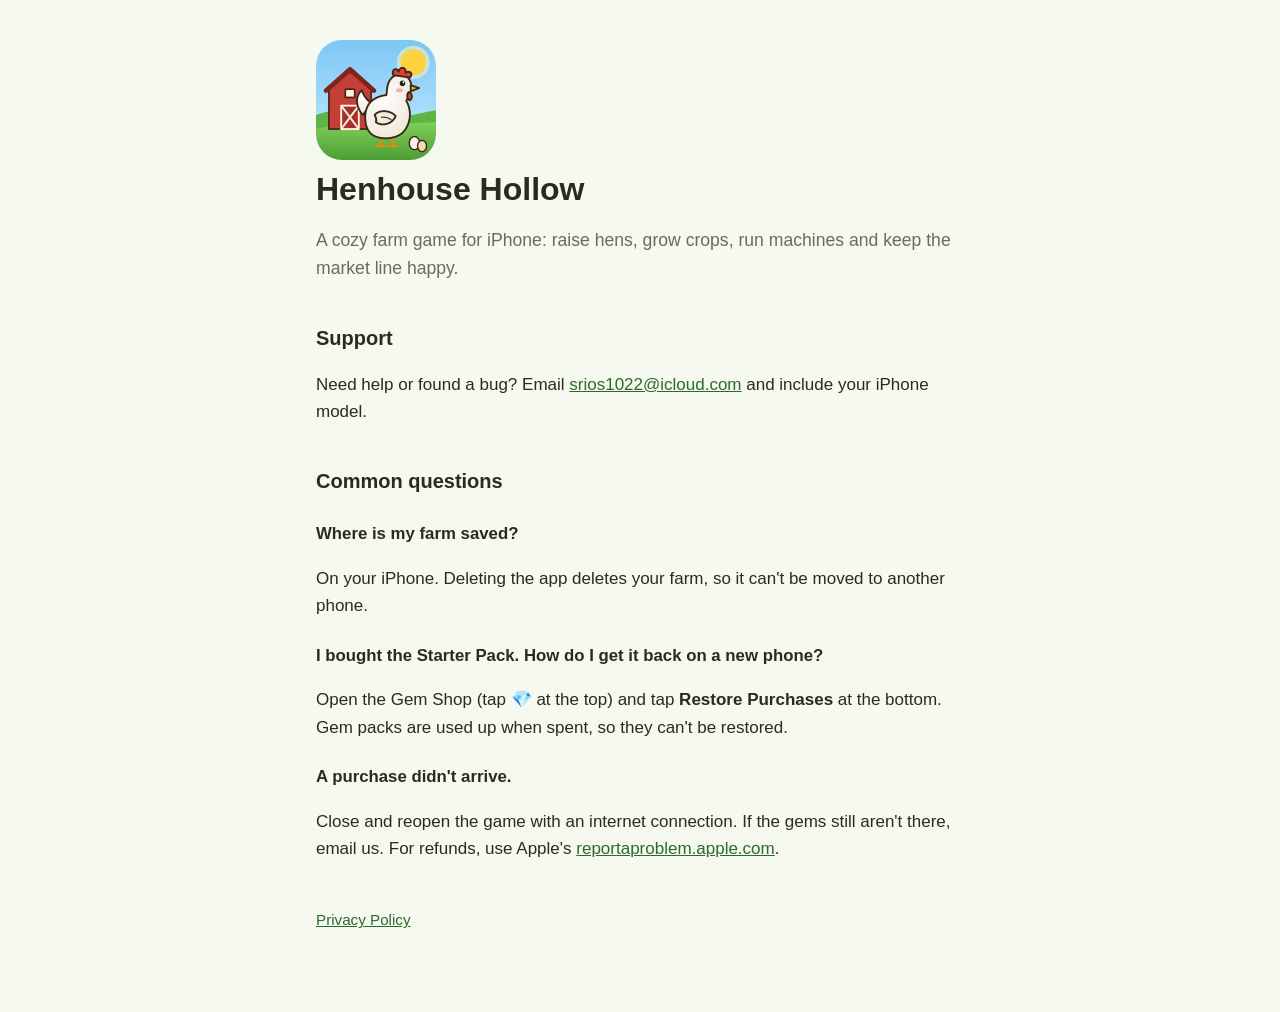
<file: index.html>
<!doctype html>
<html lang="en">
<head>
<meta charset="utf-8">
<meta name="viewport" content="width=device-width,initial-scale=1">
<title>Henhouse Hollow Support</title>
<link rel="stylesheet" href="style.css">
</head>
<body>
<main>
  <img class="icon" src="icon.png" alt="Henhouse Hollow app icon" width="120" height="120">
  <h1>Henhouse Hollow</h1>
  <p class="lead">A cozy farm game for iPhone: raise hens, grow crops, run machines and keep the market line happy.</p>

  <h2>Support</h2>
  <p>Need help or found a bug? Email <a href="mailto:srios1022@icloud.com">srios1022@icloud.com</a> and include your iPhone model.</p>

  <h2>Common questions</h2>
  <h3>Where is my farm saved?</h3>
  <p>On your iPhone. Deleting the app deletes your farm, so it can't be moved to another phone.</p>
  <h3>I bought the Starter Pack. How do I get it back on a new phone?</h3>
  <p>Open the Gem Shop (tap 💎 at the top) and tap <b>Restore Purchases</b> at the bottom. Gem packs are used up
  when spent, so they can't be restored.</p>
  <h3>A purchase didn't arrive.</h3>
  <p>Close and reopen the game with an internet connection. If the gems still aren't there, email us. For refunds,
  use Apple's <a href="https://reportaproblem.apple.com">reportaproblem.apple.com</a>.</p>

  <p class="foot"><a href="privacy.html">Privacy Policy</a></p>
</main>
</body>
</html>
</file>
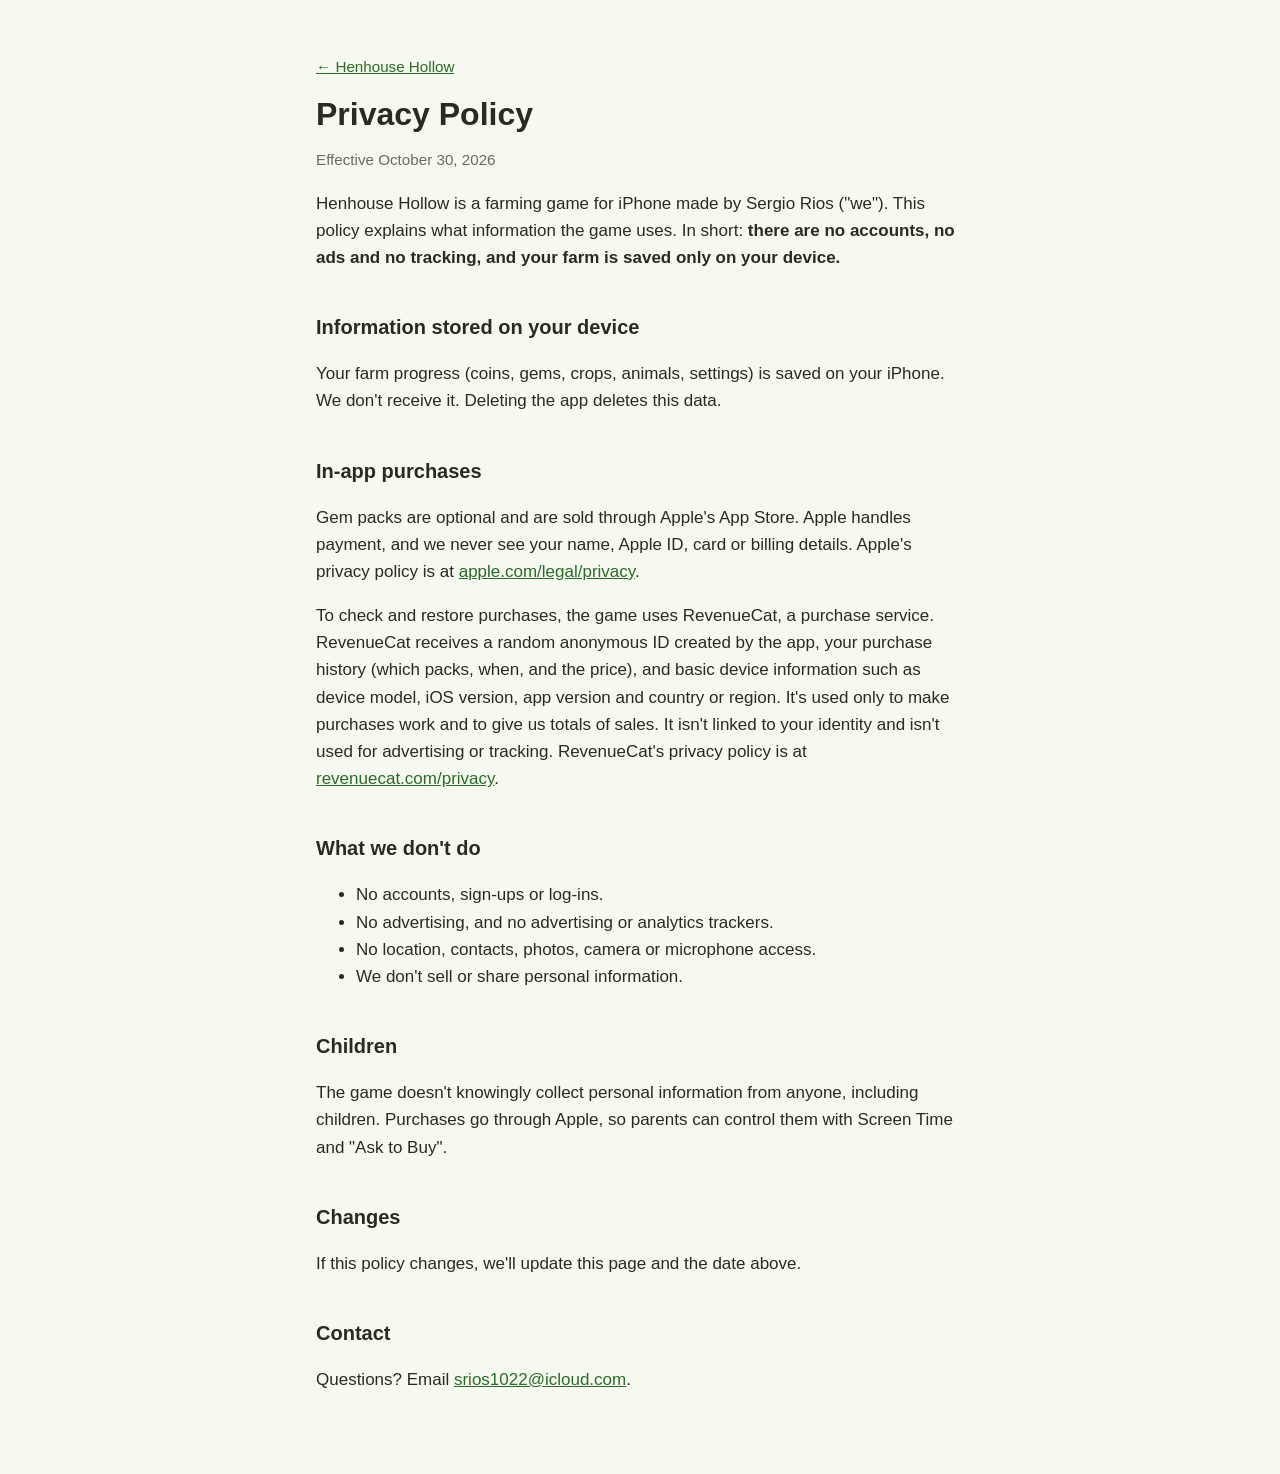
<file: privacy.html>
<!doctype html>
<html lang="en">
<head>
<meta charset="utf-8">
<meta name="viewport" content="width=device-width,initial-scale=1">
<title>Henhouse Hollow Privacy Policy</title>
<link rel="stylesheet" href="style.css">
</head>
<body>
<main>
  <p class="back"><a href="index.html">← Henhouse Hollow</a></p>
  <h1>Privacy Policy</h1>
  <p class="meta">Effective October 30, 2026</p>

  <p>Henhouse Hollow is a farming game for iPhone made by Sergio Rios ("we"). This policy explains what
  information the game uses. In short: <b>there are no accounts, no ads and no tracking, and your farm is
  saved only on your device.</b></p>

  <h2>Information stored on your device</h2>
  <p>Your farm progress (coins, gems, crops, animals, settings) is saved on your iPhone. We don't receive it.
  Deleting the app deletes this data.</p>

  <h2>In-app purchases</h2>
  <p>Gem packs are optional and are sold through Apple's App Store. Apple handles payment, and we never see
  your name, Apple ID, card or billing details. Apple's privacy policy is at
  <a href="https://www.apple.com/legal/privacy/">apple.com/legal/privacy</a>.</p>
  <p>To check and restore purchases, the game uses RevenueCat, a purchase service. RevenueCat receives a random
  anonymous ID created by the app, your purchase history (which packs, when, and the price), and basic device
  information such as device model, iOS version, app version and country or region. It's used only to make
  purchases work and to give us totals of sales. It isn't linked to your identity and isn't used for advertising
  or tracking. RevenueCat's privacy policy is at
  <a href="https://www.revenuecat.com/privacy">revenuecat.com/privacy</a>.</p>

  <h2>What we don't do</h2>
  <ul>
    <li>No accounts, sign-ups or log-ins.</li>
    <li>No advertising, and no advertising or analytics trackers.</li>
    <li>No location, contacts, photos, camera or microphone access.</li>
    <li>We don't sell or share personal information.</li>
  </ul>

  <h2>Children</h2>
  <p>The game doesn't knowingly collect personal information from anyone, including children. Purchases go
  through Apple, so parents can control them with Screen Time and "Ask to Buy".</p>

  <h2>Changes</h2>
  <p>If this policy changes, we'll update this page and the date above.</p>

  <h2>Contact</h2>
  <p>Questions? Email <a href="mailto:srios1022@icloud.com">srios1022@icloud.com</a>.</p>
</main>
</body>
</html>
</file>
<file: style.css>
:root { --bg: #f6f9ef; --ink: #2b2a22; --muted: #6b6a5e; --link: #2c6a29; --card: #ffffff; }
@media (prefers-color-scheme: dark) { :root { --bg: #1b2116; --ink: #eef0e6; --muted: #a8ab9c; --link: #9ad97c; --card: #252c1f; } }
* { box-sizing: border-box; }
body { margin: 0; background: var(--bg); color: var(--ink); font: 17px/1.6 -apple-system, BlinkMacSystemFont, "Segoe UI", Roboto, sans-serif; }
main { max-width: 680px; margin: 0 auto; padding: 40px 16px 64px; }
h1 { font-size: 2rem; line-height: 1.2; margin: .3em 0; }
h2 { font-size: 1.25rem; margin-top: 2em; }
h3 { font-size: 1.05rem; margin: 1.4em 0 .2em; }
a { color: var(--link); }
.icon { border-radius: 26px; display: block; }
.lead { font-size: 1.1rem; color: var(--muted); }
.meta, .back, .foot { color: var(--muted); font-size: .95rem; }
.foot { margin-top: 3em; }
</file>
